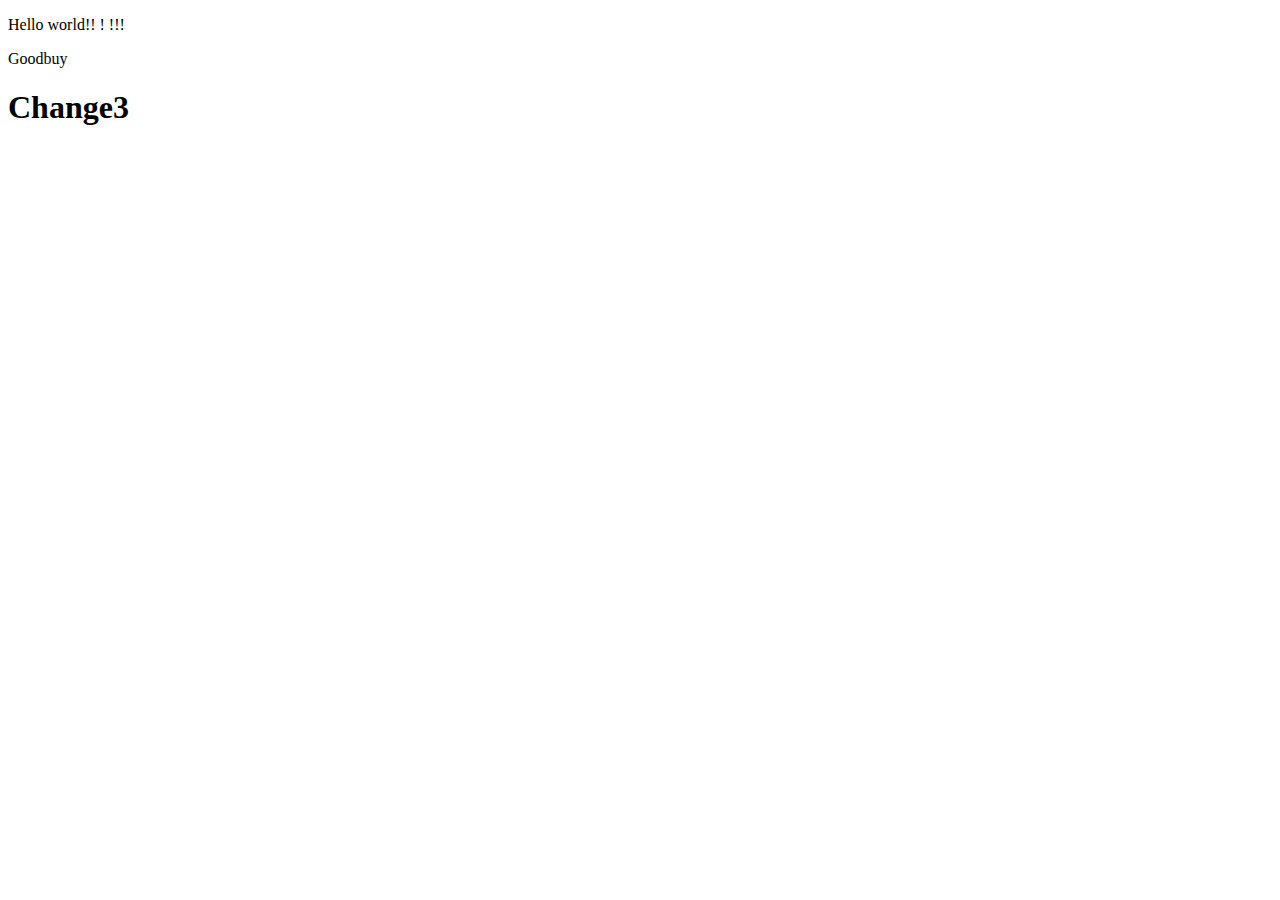
<file: index.html>
<!DOCTYPE html>
<html lang="en">
<head>
  <meta charset="UTF-8">
  <meta http-equiv="X-UA-Compatible" content="IE=edge">
  <meta name="viewport" content="width=device-width, initial-scale=1.0">
  <title>Document</title>
</head>
<body>
  <p>Hello world!! !  !!!</p>
  <p>Goodbuy</p>
  <h1>Change3</h1>

<script src="refactoringFirst.js"></script>

</body>
</html>
</file>
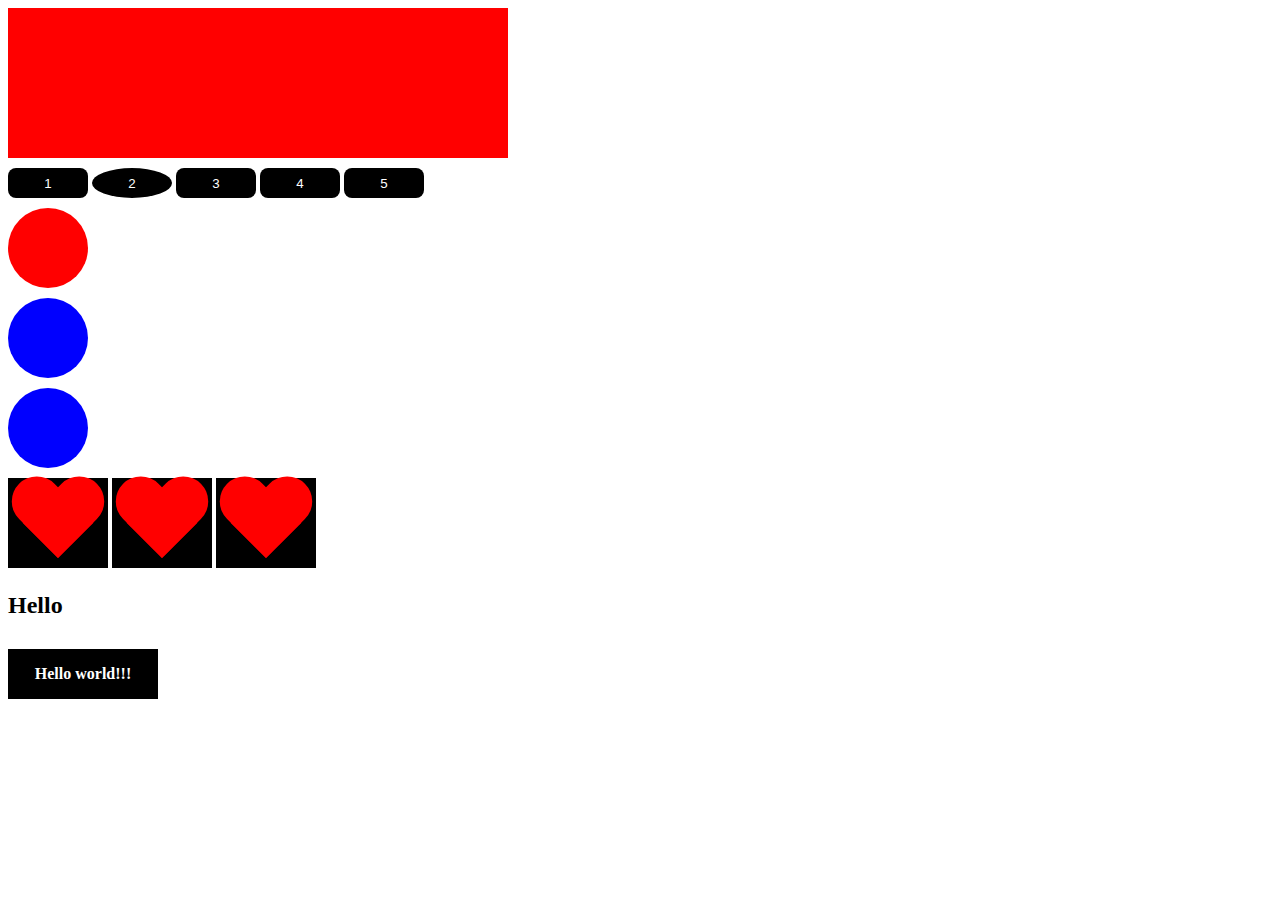
<file: elements/index.html>
<!DOCTYPE html>
<html lang="ru">
	<head>
		<meta charset="utf-8">
		<meta http-equiv="X-UA-Compatible" content="IE=edge">
		<title>JavaScript</title>
		<link rel="stylesheet" href="css/style.css">
	</head>
	<body>
		<div class="box" id="box"></div>
		<button>1</button>
		<button>2</button>
		<button>3</button>
		<button>4</button>
		<button>5</button>

		<div class="circle"></div>
		<div class="circle"></div>
		<div class="circle"></div>

		<div class="wrapper">
			<div class="heart"></div>
			<div class="heart"></div>
            <div class="heart"></div>
            
		</div>

		<script src="js/script.js"></script>
	</body>
</html>
</file>
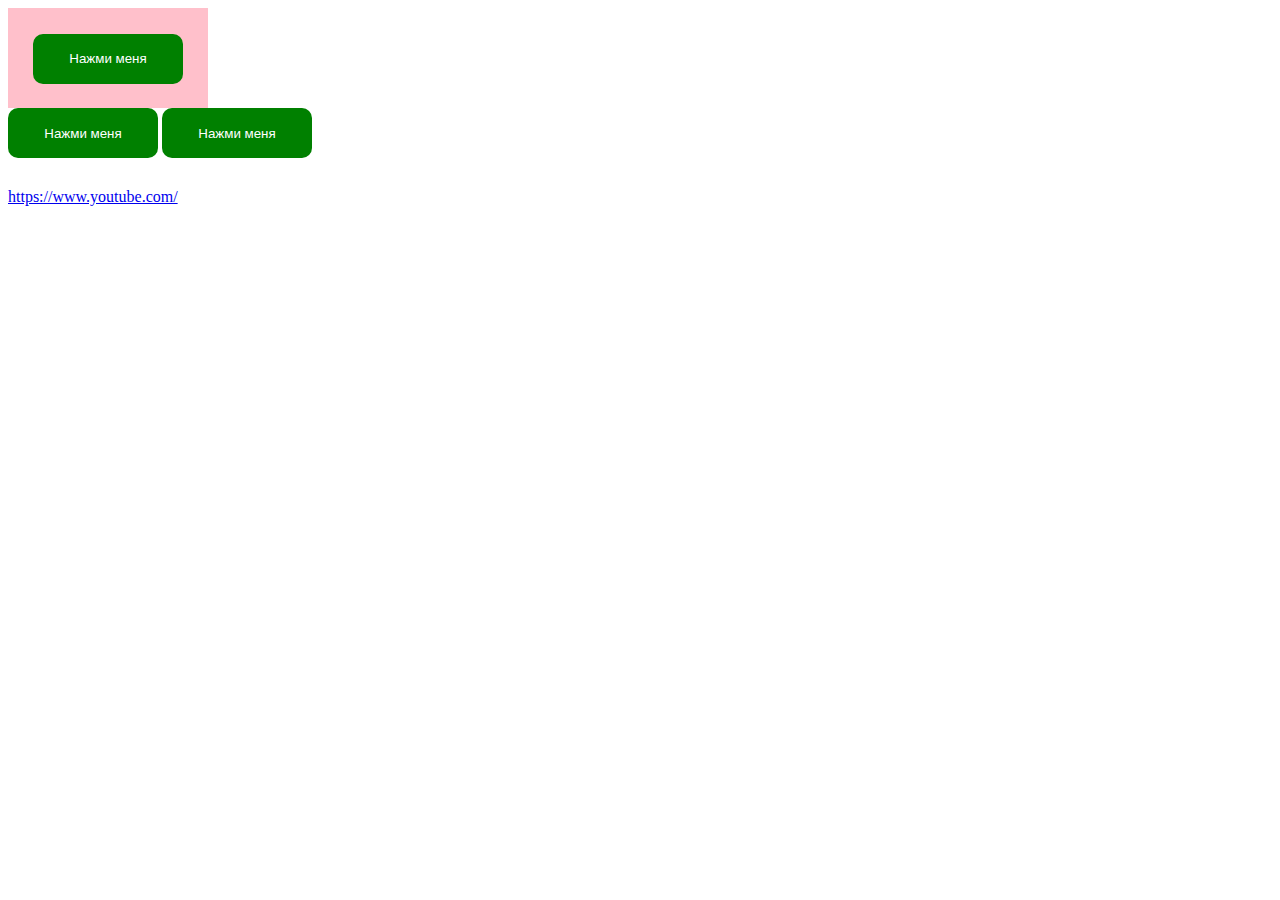
<file: preview/index.html>
<!DOCTYPE html>
<html lang="ru">
  <head>
		<meta charset="utf-8">
		<meta http-equiv="X-UA-Compatible" content="IE=edge">
		<title>JavaScript</title>
		<link rel="stylesheet" href="css.css">
  </head>
  <body>
    <div class = 'overlay'>
      <button id="btn">Нажми меня</button>
    </div>
		<button >Нажми меня</button>
		<button>Нажми меня</button>

    	<a href="https://www.youtube.com/">https://www.youtube.com/</a>

		<script src="script.js"></script>
  </body>
</html>
</file>
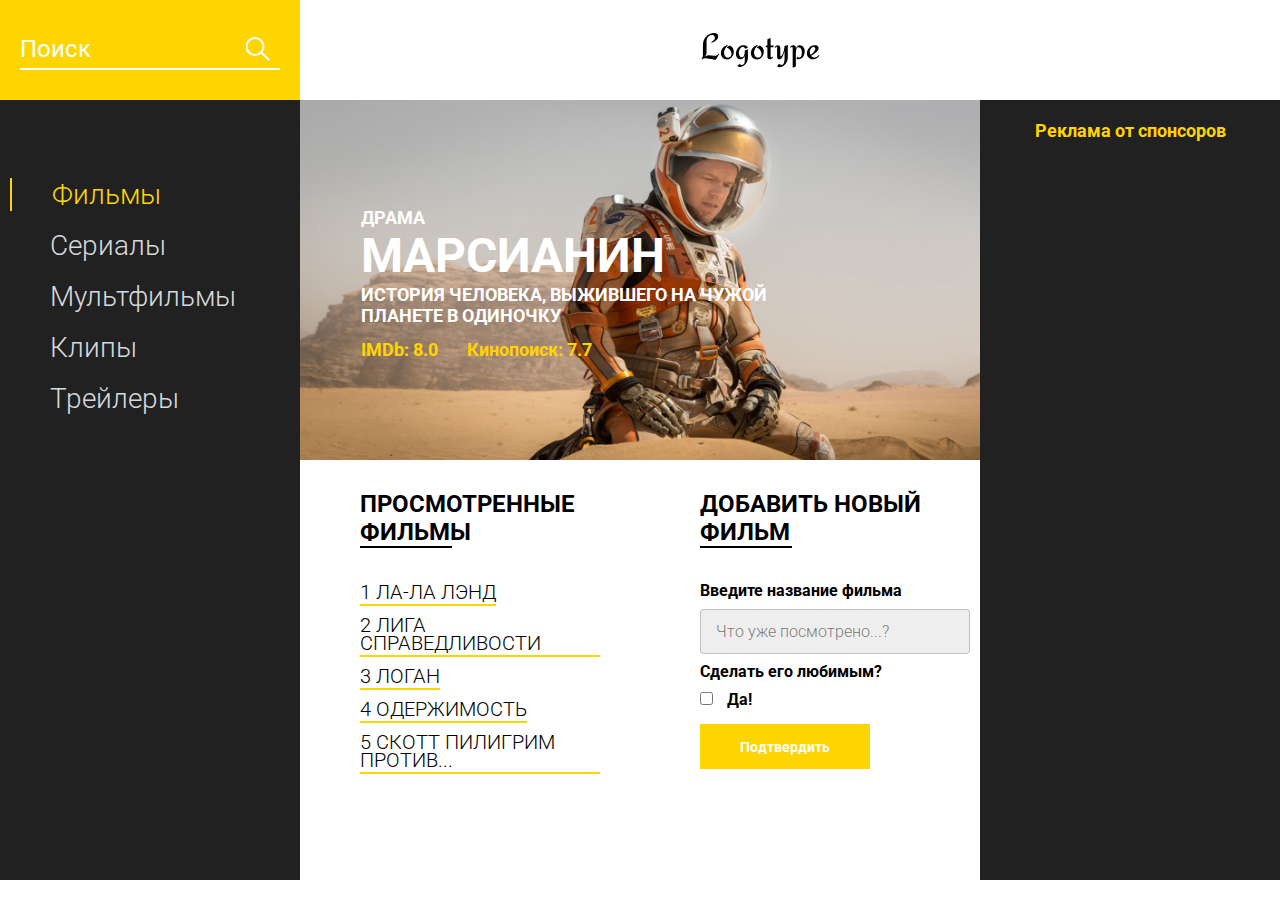
<file: projectTask/index.html>
<!DOCTYPE html>
<html lang="en">
<head>
    <meta charset="UTF-8">
    <meta name="viewport" content="width=device-width, initial-scale=1.0">
    <title>Movie DB</title>
    <link href="https://fonts.googleapis.com/css?family=Roboto:300,400,700&display=swap&subset=cyrillic-ext" rel="stylesheet">
    <link rel="stylesheet" href="css/style.min.css">
</head>
<body>
    <header class="header">
        <div class="header__search">
            <form action="#">
                <input type="text" placeholder="Поиск">
            </form>
        </div>
        <div class="header__logo">
            <img src="icons/Logotype.svg" alt="logo">
        </div>
    </header>
    <main class="promo">
        <div class="promo__menu">
            <nav class="promo__menu-list">
                <ul>
                    <li><a class="promo__menu-item promo__menu-item_active" href="#">Фильмы</a></li>
                    <li><a class="promo__menu-item" href="#">Сериалы</a></li>
                    <li><a class="promo__menu-item" href="#">Мультфильмы</a></li>
                    <li><a class="promo__menu-item" href="#">Клипы</a></li>
                    <li><a class="promo__menu-item" href="#">Трейлеры</a></li>
                </ul>
            </nav>
        </div>
        <div class="promo__content">
            <div class="promo__bg">
                <div class="promo__genre">КОМЕДИЯ</div>
                <div class="promo__title">МАРСИАНИН</div>
                <div class="promo__descr">ИСТОРИЯ ЧЕЛОВЕКА, ВЫЖИВШЕГО НА ЧУЖОЙ ПЛАНЕТЕ В ОДИНОЧКУ</div>
                <div class="promo__ratings">
                    <span>IMDb: 8.0</span>
                    <span>Кинопоиск: 7.7</span>
                </div>
            </div>
            <div class="promo__interactive">
                <div>
                    <div class="promo__interactive-title">ПРОСМОТРЕННЫЕ ФИЛЬМЫ</div>
                    <ul class="promo__interactive-list">
                        <li class="promo__interactive-item">ЛОГАН
                            <div class="delete"></div>
                        </li>
                        <li class="promo__interactive-item">ЛИГА СПРАВЕДЛИВОСТИ
                            <div class="delete"></div>
                        </li>
                        <li class="promo__interactive-item">ЛА-ЛА ЛЭНД
                            <div class="delete"></div>
                        </li>
                        <li class="promo__interactive-item">ОДЕРЖИМОСТЬ
                            <div class="delete"></div>
                        </li>
                        <li class="promo__interactive-item">СКОТТ ПИЛИГРИМ ПРОТИВ...
                            <div class="delete"></div>
                        </li>
                    </ul>
                </div>
                <div>
                    <form class="add">
                        <div class="promo__interactive-title">ДОБАВИТЬ НОВЫЙ ФИЛЬМ</div>
                        <span>Введите название фильма</span>
                        <input class="adding__input" type="text" placeholder="Что уже посмотрено...?">
                        <span>Сделать его любимым?</span>
                        <input type="checkbox">
                        <span class="yes">Да!</span>
                        <button>Подтвердить</button>
                    </form>
                </div>
            </div>
        </div>
        <div class="promo__adv">
            <div class="promo__adv-title">Реклама от спонсоров</div>
            <img src="img/content_1.jpg" alt="some picture">
            <img src="img/content_2.jpg" alt="some picture">
            <img src="img/content_3.png" alt="some picture">
        </div>
    </main>

    <script src="js/script.js"></script>
</body>
</html>
</file>
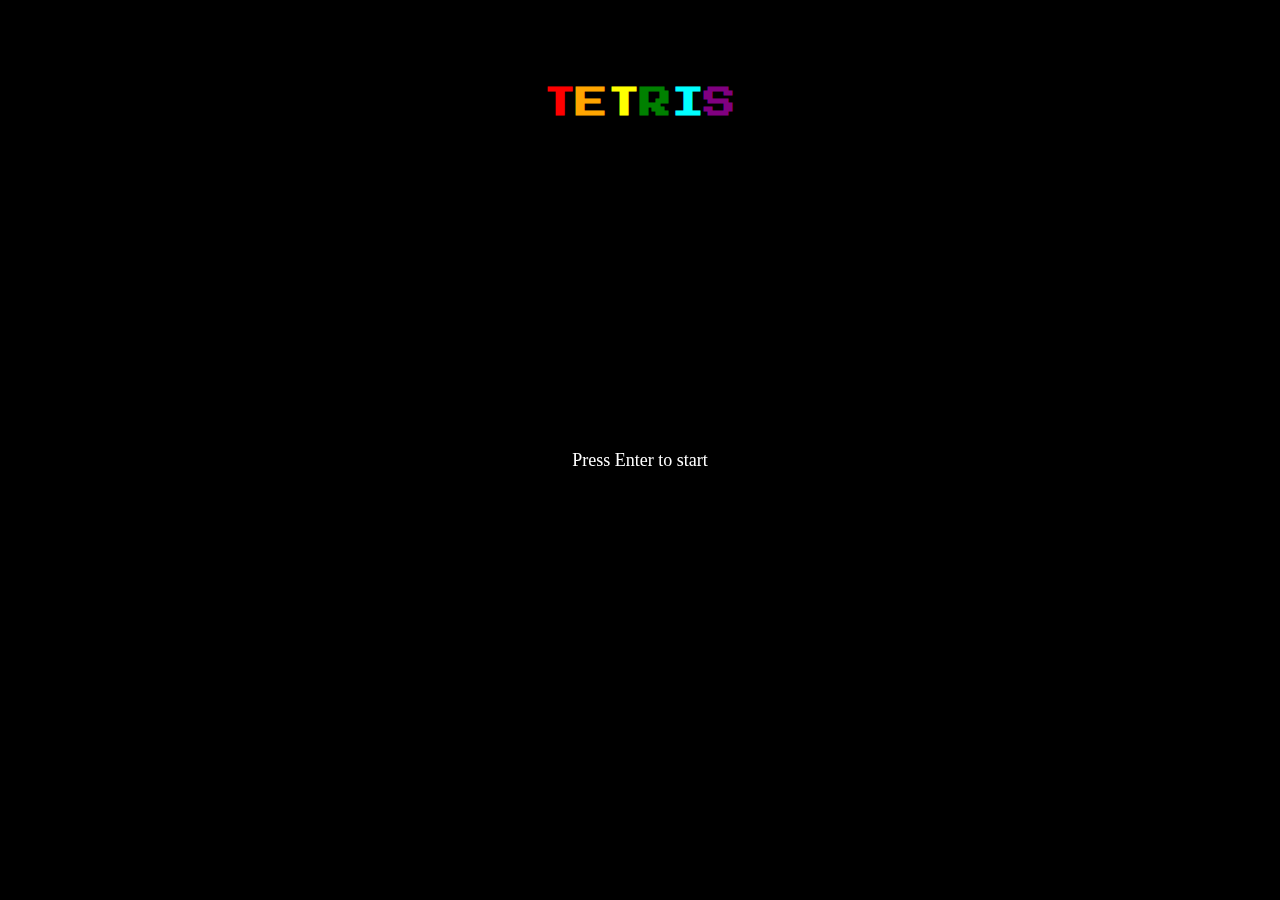
<file: tetris/index.html>
<!DOCTYPE html>
<html lang="en">
<head></head>
    <meta charset="UTF-8">
    <meta: name="viewport" content="width=device-width, initial-scale=1.6">
    <meta http-equiv:'X-UA-Compatible" content="ie=edge">
    <tit1e>Tetris | CodeDojo</title>
    <link rel="stylesheet" href="https://fonts.googleapis.com/css?family=Press+Start+2P">
    <link rel="stylesheet" href="./index.css">
</head>
<body>
  <div id="root">
    <h1>
      <span style="color: red" >T</span><span style="color: orange" >E</span><span style="color: yellow">T</span><span style="color:green">R</span><span style="color: cyan">I</span><span style="color: purple" >S</span>
  </h1>
  </div>
<script src="./index.js" type="module"></script>
</body>
</html>
</file>
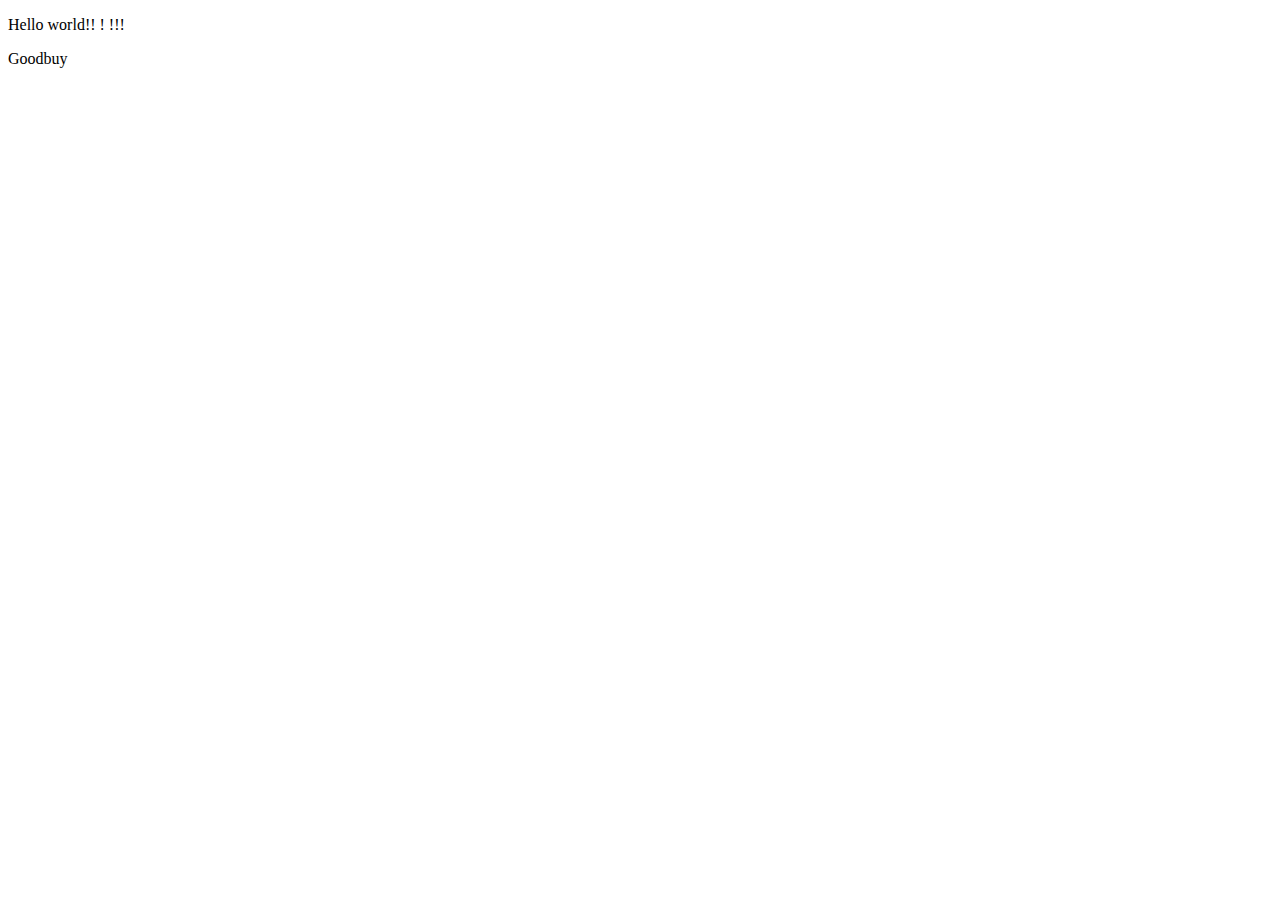
<file: firstModule/async/index.html>
<!DOCTYPE html>
<html lang="en">
<head>
  <meta charset="UTF-8">
  <meta name="viewport" content="width=device-width, initial-scale=1.0">
  <title>Document</title>
  <link rel="stylesheet" href="">
</head>
<body>
  <!-- async -->

  <p>Hello world!! !  !!!</p>
  <p>Goodbuy</p>
<script src="script.js"></script>


</body>
</html>
</file>
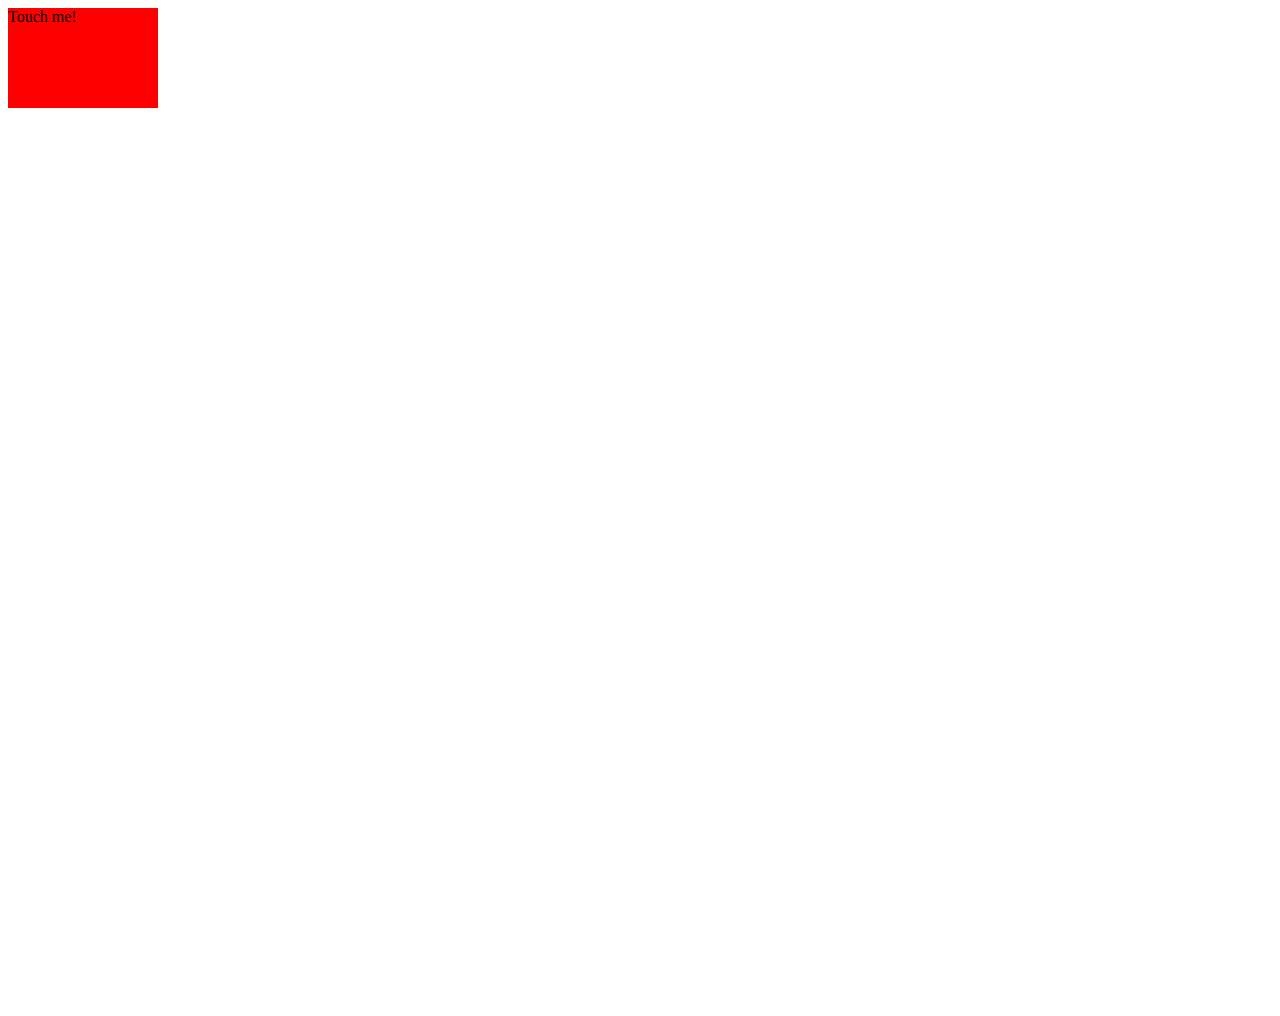
<file: firstModule/mobile/index.html>
<!DOCTYPE html>
<html lang="en">
<head>
	<meta charset="UTF-8">
	<meta name="viewport" content="width=device-width, initial-scale=1, shrink-to-fit=no">
	<title>Document</title>
	<style>
		body {
			height: 1000px;
		}
		.box {
			width: 150px;
			height: 100px;
			background-color: red;
		}
	</style>
</head>
<body>

	<div class="box">
		Touch me!
	</div>

	<script src="script.js"></script>
</body>
</html>
</file>
<file: elements/css/style.css>
.box {
  width: 150px;
  height: 150px;
  background-color: red;
}
button {
	width: 80px;
	height: 30px;
	margin-top: 10px;
	border: none;
	border-radius: 8px;
	background-color: #000;
	color: #fff;
	cursor: pointer;
	outline: none;
}

.circle {
	width: 80px;
	height: 80px;
	background-color: blue;
	display: block;
	margin-top: 10px;
	border-radius: 100%;
}

.heart {
	display: inline-block;
    position: relative;
    width: 100px;
    height: 90px;
    margin-top: 10px;
}
.heart:before,
.heart:after {
    position: absolute;
    content: "";
    left: 50px;
    top: 0;
    width: 50px;
    height: 80px;
    background: red;
    -moz-border-radius: 50px 50px 0 0;
    border-radius: 50px 50px 0 0;
    -webkit-transform: rotate(-45deg);
       -moz-transform: rotate(-45deg);
        -ms-transform: rotate(-45deg);
         -o-transform: rotate(-45deg);
            transform: rotate(-45deg);
    -webkit-transform-origin: 0 100%;
       -moz-transform-origin: 0 100%;
        -ms-transform-origin: 0 100%;
         -o-transform-origin: 0 100%;
            transform-origin: 0 100%;
}
.heart:after {
    left: 0;
    -webkit-transform: rotate(45deg);
       -moz-transform: rotate(45deg);
        -ms-transform: rotate(45deg);
         -o-transform: rotate(45deg);
            transform: rotate(45deg);
    -webkit-transform-origin: 100% 100%;
       -moz-transform-origin: 100% 100%;
        -ms-transform-origin: 100% 100%;
         -o-transform-origin: 100% 100%;
            transform-origin :100% 100%;
}
.black{
	width: 150px;
	height: 50px;
	line-height: 50px;
	text-align: center;
	background-color: black;
	margin-bottom: 30px;
	margin-top: 30px;
	color: #fff;
}
</file>
<file: preview/css.css>
button {
  width: 150px;
  height: 50px;
  background-color: green;
  border: none;
  color: #fff;
  border-radius: 10px;
  outline: none;
  cursor: pointer;
  transition: 0.3s;
}
button:hover {
  transform: scale(0.95);
}
.overlay {
  background-color: pink;
  width: 200px;
  height: 100px;
  text-align: center;
  line-height: 100px;
}
a {
  display: block;
  margin-top: 30px;
}
</file>
<file: tetris/index.css>
body {
  margin: 0;
  background-color: black;
}

#root {
  padding: 3rem;
  text-align: center;
}

#root h1 {
  font-family: 'Press Start 2P', Consolas, monospace;
  color: white;
}

#root canvas {
  display: block;
  margin: 0 auto;

}
</file>
<file: projectTask/css/style.min.css>
* {
  -webkit-box-sizing: border-box;
  box-sizing: border-box;
  margin: 0;
  padding: 0;
  font-family: 'Roboto', sans-serif
}

.header {
  display: -webkit-box;
  display: -ms-flexbox;
  display: flex;
  height: 100px
}

.header__search {
  display: -webkit-box;
  display: -ms-flexbox;
  display: flex;
  -webkit-box-pack: center;
  -ms-flex-pack: center;
  justify-content: center;
  -webkit-box-align: center;
  -ms-flex-align: center;
  align-items: center;
  height: 100%;
  width: 300px;
  background: #FFD500
}

.header__search form {
  position: relative;
  width: 260px;
  height: 30px
}

.header__search form input {
  width: 100%;
  border: none;
  border-bottom: 2px solid #fff;
  background-color: transparent;
  color: #fff;
  font-size: 24px;
  line-height: 28px;
  padding-bottom: 5px;
  outline: none
}

.header__search form input::-webkit-input-placeholder {
  color: #fff
}

.header__search form input:-ms-input-placeholder {
  color: #fff
}

.header__search form input::-ms-input-placeholder {
  color: #fff
}

.header__search form input::placeholder {
  color: #fff
}

.header__search form:after {
  content: '';
  display: block;
  position: absolute;
  top: 2px;
  right: 10px;
  background: url("../icons/search.svg") center center/cover no-repeat;
  width: 24px;
  height: 24px
}

.header__logo {
  display: -webkit-box;
  display: -ms-flexbox;
  display: flex;
  -webkit-box-pack: center;
  -ms-flex-pack: center;
  justify-content: center;
  -webkit-box-align: center;
  -ms-flex-align: center;
  align-items: center;
  height: 100%;
  width: calc(100% - 360px)
}

.promo {
  height: 780px;
  display: -webkit-box;
  display: -ms-flexbox;
  display: flex
}

.promo__menu {
  width: 300px;
  height: 100%;
  background: #212121;
  padding: 60px 0 0 10px
}

.promo__menu-item {
  display: block;
  font-size: 28px;
  line-height: 33px;
  color: #D6D9DC;
  text-decoration: none;
  font-weight: 300;
  padding-left: 40px;
  margin-top: 18px
}

.promo__menu-item:hover {
  color: #FFD500
}

.promo__menu-item_active {
  border-left: 2px solid #FFD500;
  color: #FFD500
}

.promo__content {
  width: calc(100% - 600px)
}

.promo__bg {
  height: 360px;
  background: url("../img/mars.webp") center center/cover no-repeat;
  background-position: top;
  padding: 107px 0 0 61px
}

.promo__genre {
  font-weight: bold;
  font-size: 18px;
  line-height: 21px;
  color: #FFFFFF;
  text-transform: uppercase
}

.promo__title {
  font-weight: bold;
  font-size: 48px;
  line-height: 56px;
  color: #FFFFFF;
  text-transform: uppercase
}

.promo__descr {
  width: 481px;
  font-weight: bold;
  font-size: 18px;
  line-height: 21px;
  color: #FFFFFF;
  text-transform: uppercase
}

.promo__ratings {
  margin-top: 13px
}

.promo__ratings span {
  font-weight: bold;
  font-size: 18px;
  line-height: 21px;
  color: #FFD500;
  margin-right: 25px
}

.promo__interactive {
  display: -webkit-box;
  display: -ms-flexbox;
  display: flex
}

.promo__interactive>div {
  width: 50%;
  padding: 30px 0 0 60px
}

.promo__interactive-title {
  display: inline-block;
  font-weight: bold;
  font-size: 24px;
  line-height: 28px;
  color: #000000
}

.promo__interactive-title:after {
  content: '';
  display: block;
  width: 33%;
  height: 2px;
  background-color: #000
}

.promo__interactive-list {
  list-style-type: none;
  margin-top: 35px;
  display: -webkit-box;
  display: -ms-flexbox;
  display: flex;
  -webkit-box-orient: vertical;
  -webkit-box-direction: normal;
  -ms-flex-direction: column;
  flex-direction: column;
  -webkit-box-align: start;
  -ms-flex-align: start;
  align-items: flex-start
}

.promo__interactive-item {
  display: inline-block;
  position: relative;
  font-weight: 300;
  font-size: 20px;
  line-height: 18px;
  color: #000000;
  margin-bottom: 15px;
  padding-right: 40px;
  text-transform: uppercase
}

.promo__interactive-item span {
  display: block;
  position: absolute;
  left: -30px;
  top: 50%;
  -webkit-transform: translateY(-50%);
  transform: translateY(-50%);
  width: 20px;
  height: 20px;
  background: url("../icons/Star.svg") center center/cover no-repeat
}

.promo__interactive-item:before {
  content: '';
  position: absolute;
  bottom: -5px;
  display: block;
  width: calc(100% - 40px);
  height: 2px;
  background-color: #FFD500
}

.promo__interactive-item:hover .delete {
  content: '';
  display: block;
  position: absolute;
  right: 0px;
  top: 50%;
  -webkit-transform: translateY(-50%);
  transform: translateY(-50%);
  width: 20px;
  height: 20px;
  background: url("../icons/trash.png") center center/cover no-repeat;
  cursor: pointer
}

.promo__interactive .add .promo__interactive-title {
  margin-bottom: 25px
}

.promo__interactive .add span {
  display: block;
  margin: 10px 0;
  font-weight: bold;
  font-size: 16px;
  line-height: 16px;
  color: #000000
}

.promo__interactive .add .yes {
  display: inline;
  margin-left: 10px
}

.promo__interactive .add input[type="text"] {
  width: 270px;
  height: 45px;
  line-height: 50px;
  font-size: 16px;
  background: rgba(196, 196, 196, 0.29);
  border: 1px solid rgba(0, 0, 0, 0.19);
  padding: 0 15px;
  outline: none;
  border-radius: 4px
}

.promo__interactive .add input[type="text"]::-webkit-input-placeholder {
  font-weight: 300;
  font-size: 16px;
  color: rgba(0, 0, 0, 0.53)
}

.promo__interactive .add input[type="text"]:-ms-input-placeholder {
  font-weight: 300;
  font-size: 16px;
  color: rgba(0, 0, 0, 0.53)
}

.promo__interactive .add input[type="text"]::-ms-input-placeholder {
  font-weight: 300;
  font-size: 16px;
  color: rgba(0, 0, 0, 0.53)
}

.promo__interactive .add input[type="text"]::placeholder {
  font-weight: 300;
  font-size: 16px;
  color: rgba(0, 0, 0, 0.53)
}

.promo__interactive .add button {
  display: block;
  margin-top: 15px;
  width: 170px;
  height: 45px;
  background: #FFD500;
  font-weight: bold;
  font-size: 14px;
  line-height: 14px;
  color: #FFFFFF;
  border: none;
  outline: none;
  cursor: pointer
}

.promo__interactive .add button:active {
  -webkit-transform: scale(0.95);
  transform: scale(0.95)
}

.promo__adv {
  background: #212121;
  width: 300px;
  height: 100%
}

.promo__adv-title {
  font-weight: bold;
  font-size: 18px;
  line-height: 21px;
  color: #FFD500;
  margin: 20px 0;
  text-align: center
}

.promo__adv img {
  width: 100%;
  margin-bottom: 10px
}

/*# sourceMappingURL=style.min.css.map */
</file>
